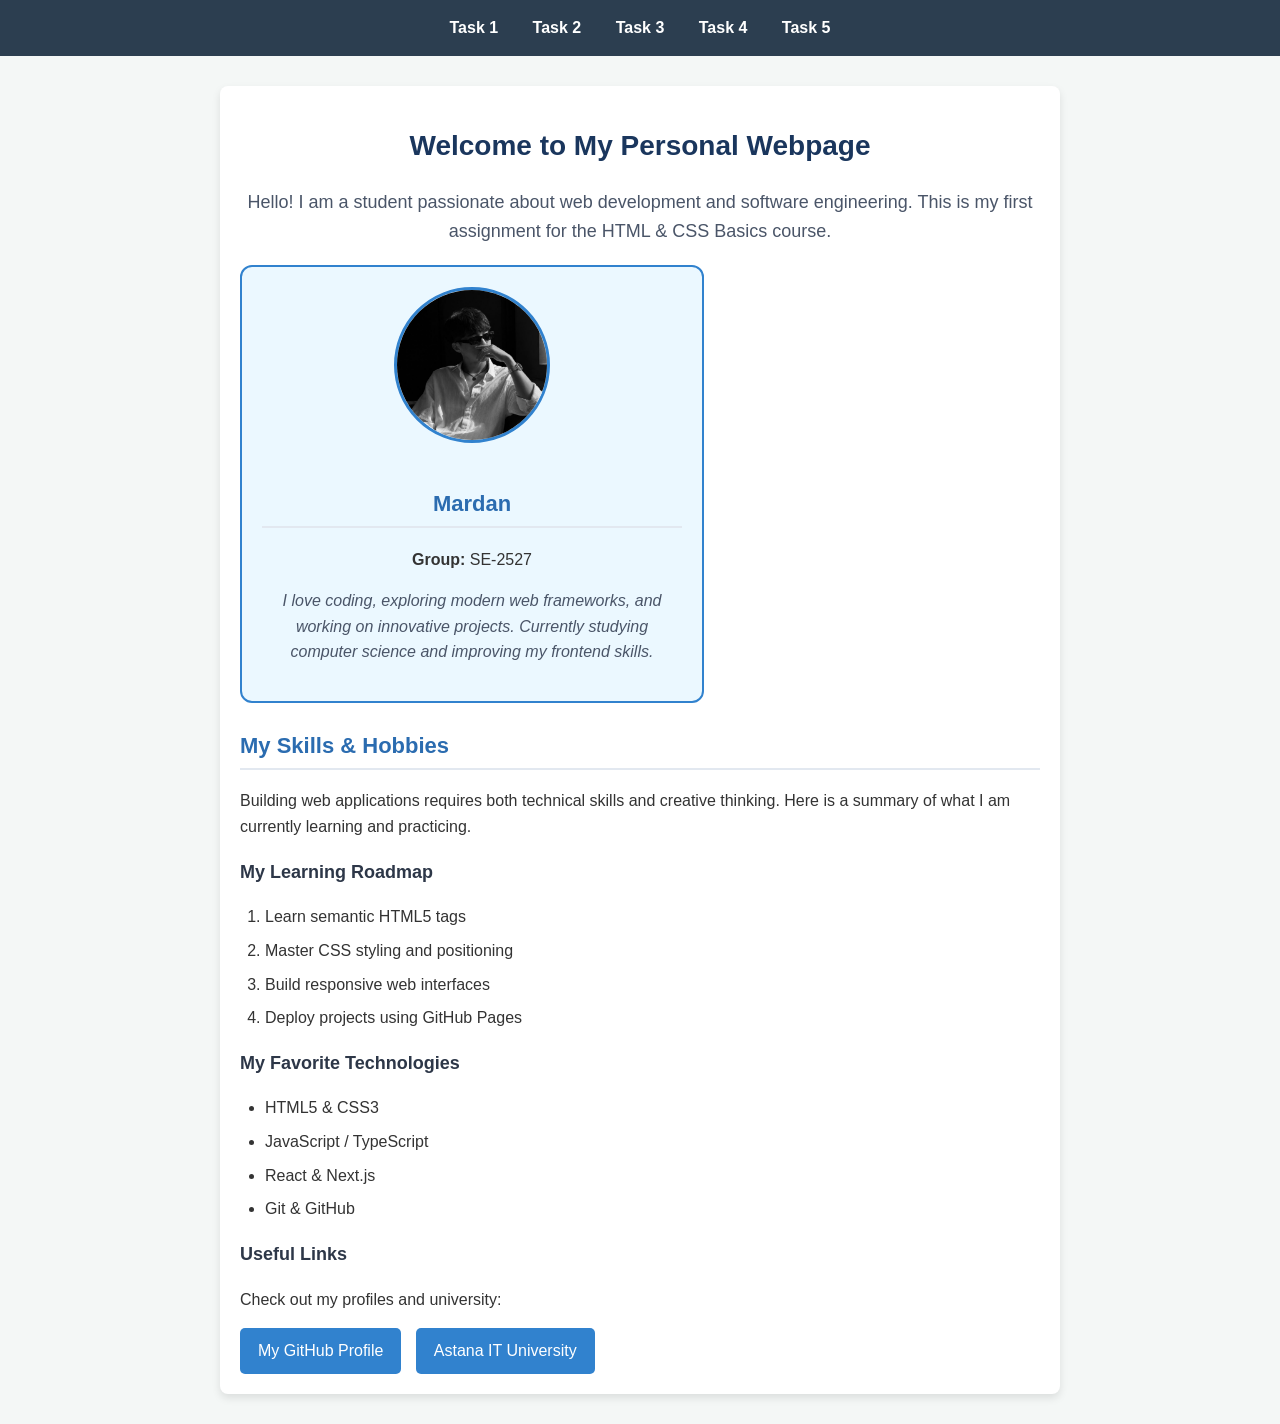
<file: index.html>
<!DOCTYPE html>
<html lang="en">
<head>
    <meta charset="UTF-8">
    <meta name="viewport" content="width=device-width, initial-scale=1.0">
    <title>Task 1 - Personal Page</title>
    <link rel="stylesheet" href="task1.css">
</head>
<body>
    <nav class="navbar" aria-label="Main navigation">
        <a href="index.html" class="active">Task 1</a>
        <a href="task2.html">Task 2</a>
        <a href="task3.html">Task 3</a>
        <a href="task4.html">Task 4</a>
        <a href="task5.html">Task 5</a>
    </nav>
    <main class="container">
        <h1>Welcome to My Personal Webpage</h1>
        <p class="intro-text">Hello! I am a student passionate about web development and software engineering. This is my first assignment for the HTML &amp; CSS Basics course.</p>
        <section id="profile-card" aria-labelledby="profile-name">
            <img id="prof" src="images/profile.jpg" alt="Illustrated profile picture of Mardan" class="profile-img">
            <h2 id="profile-name">Mardan</h2>
            <p><strong>Group:</strong> SE-2527</p>
            <p class="description">I love coding, exploring modern web frameworks, and working on innovative projects. Currently studying computer science and improving my frontend skills.</p>
        </section>
        <h2>My Skills & Hobbies</h2>
        <p>Building web applications requires both technical skills and creative thinking. Here is a summary of what I am currently learning and practicing.</p>
        <h3>My Learning Roadmap</h3>
        <ol class="custom-ol">
            <li>Learn semantic HTML5 tags</li>
            <li>Master CSS styling and positioning</li>
            <li>Build responsive web interfaces</li>
            <li>Deploy projects using GitHub Pages</li>
        </ol>
        <h3>My Favorite Technologies</h3>
        <ul>
            <li>HTML5 & CSS3</li>
            <li>JavaScript / TypeScript</li>
            <li>React & Next.js</li>
            <li>Git & GitHub</li>
        </ul>
        <h3>Useful Links</h3>
        <p>Check out my profiles and university:</p>
        <div class="links-container">
            <a href="https://github.com/Mardan7/focusly" target="_blank" rel="noopener noreferrer" class="external-link">My GitHub Profile</a>
            <a href="https://astanait.edu.kz/" target="_blank" rel="noopener noreferrer" class="external-link">Astana IT University</a>
        </div>
    </main>
</body>
</html>
</file>
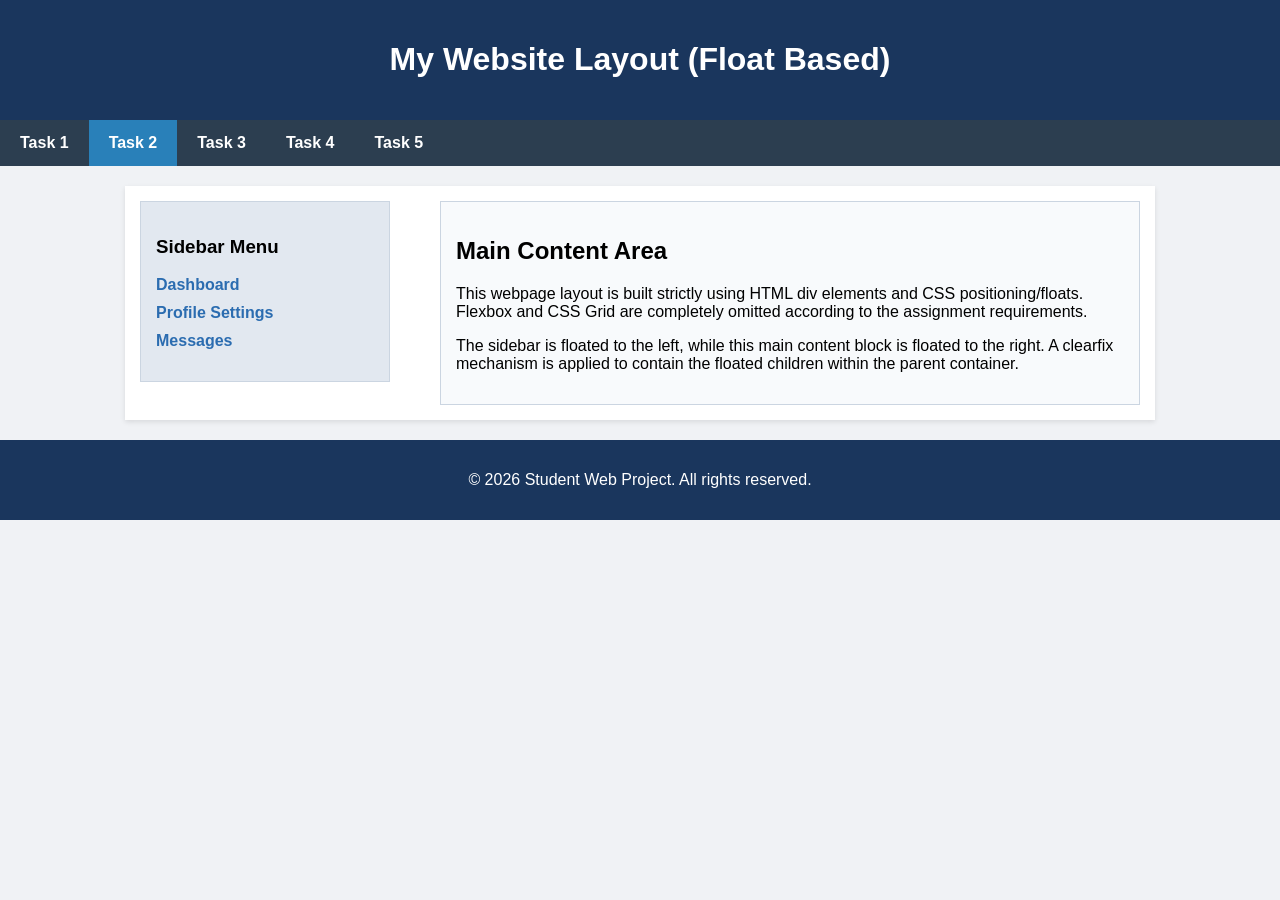
<file: task2.html>
<!DOCTYPE html>
<html lang="en">
<head>
    <meta charset="UTF-8">
    <meta name="viewport" content="width=device-width, initial-scale=1.0">
    <title>Task 2 - Float Layout</title>
    <link rel="stylesheet" href="task2.css">
</head>
<body>

   
    <div class="header">
        <h1>My Website Layout (Float Based)</h1>
    </div>

    <div class="navbar">
        <a href="index.html">Task 1</a>
        <a href="task2.html" class="active">Task 2</a>
        <a href="task3.html">Task 3</a>
        <a href="task4.html">Task 4</a>
        <a href="task5.html">Task 5</a>
    </div>

    <div class="main-container">
        <!-- Sidebar Menu (Left) -->
        <div class="sidebar">
            <h3>Sidebar Menu</h3>
            <ul>
                <li><a href="#">Dashboard</a></li>
                <li><a href="#">Profile Settings</a></li>
                <li><a href="#">Messages</a></li>
            </ul>
        </div>

        <div class="content">
            <h2>Main Content Area</h2>
            <p>
                This webpage layout is built strictly using HTML div elements and CSS positioning/floats. 
                Flexbox and CSS Grid are completely omitted according to the assignment requirements.
            </p>
            <p>
                The sidebar is floated to the left, while this main content block is floated to the right. 
                A clearfix mechanism is applied to contain the floated children within the parent container.
            </p>
        </div>

        
        <div class="clear"></div>
    </div>

   
    <div class="footer">
        <p>&copy; 2026 Student Web Project. All rights reserved.</p>
    </div>

</body>
</html>
</file>
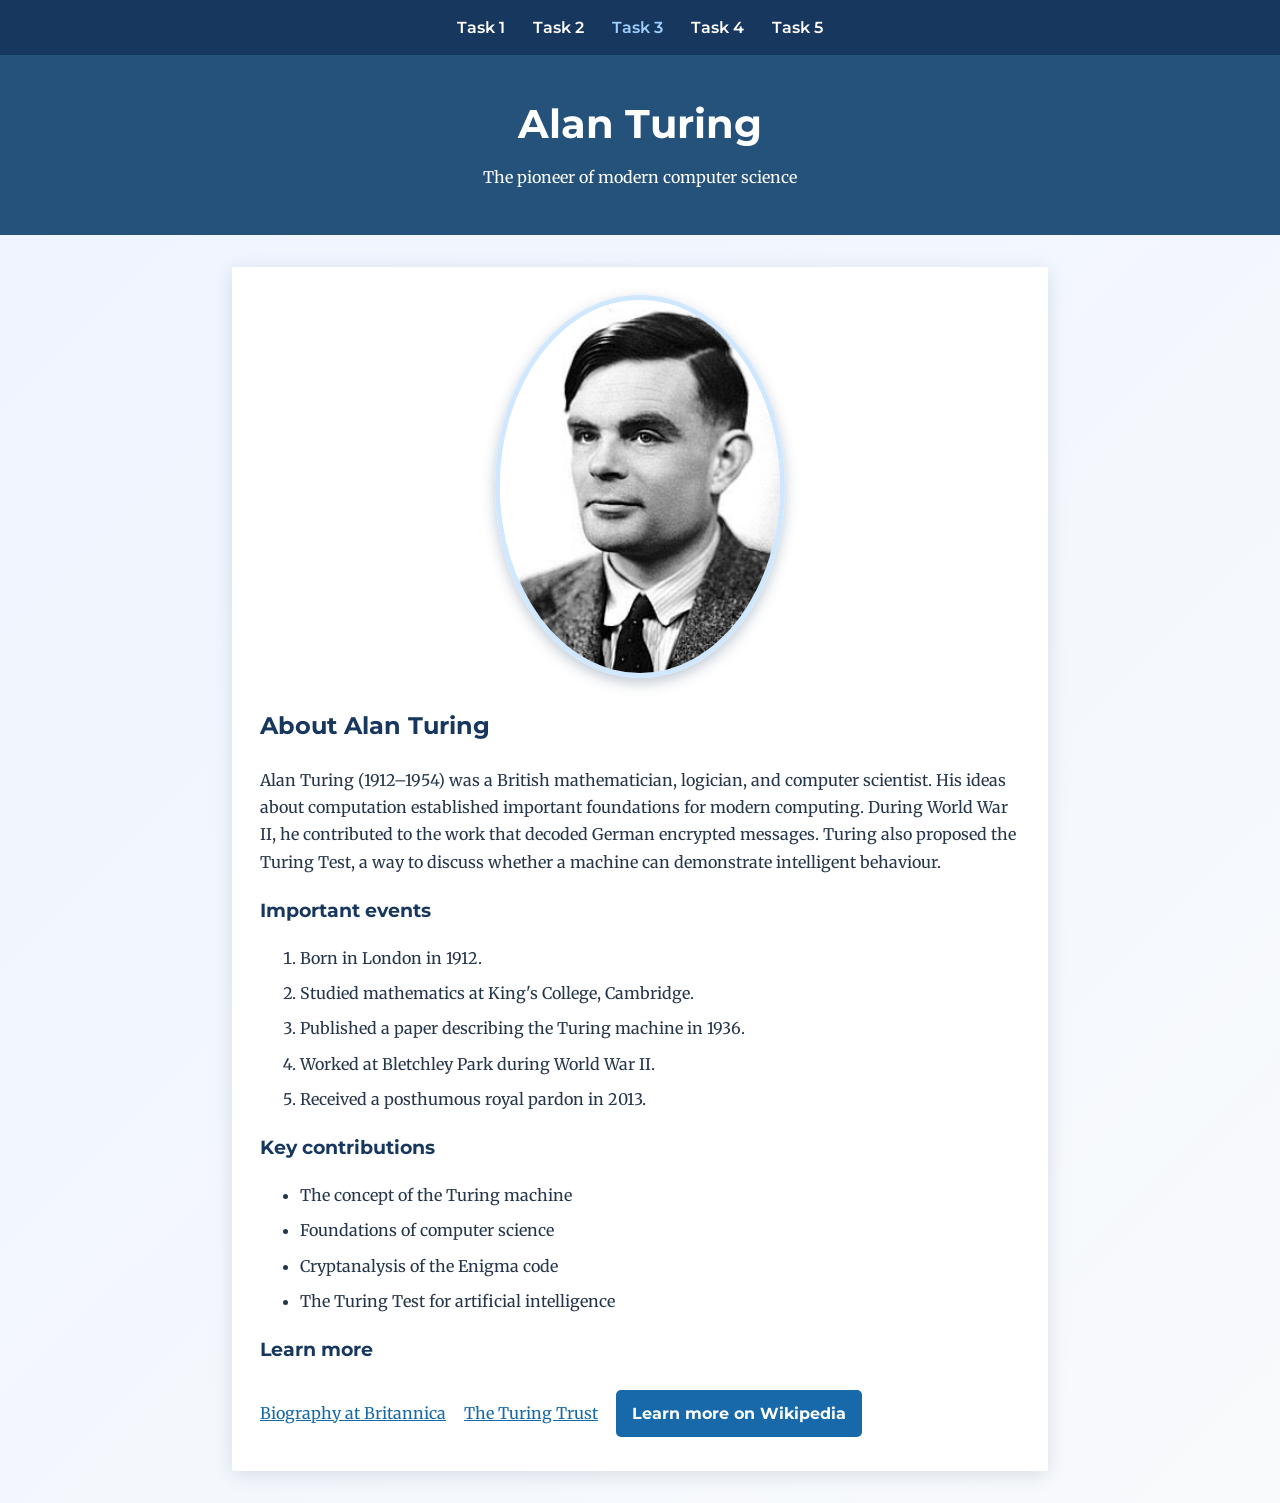
<file: task3.html>
<!DOCTYPE html>
<html lang="en">
<head>
    <meta charset="UTF-8"><meta name="viewport" content="width=device-width, initial-scale=1.0">
    <title>Task 3 - Tribute to Alan Turing</title>
    <link rel="preconnect" href="https://fonts.googleapis.com"><link rel="preconnect" href="https://fonts.gstatic.com" crossorigin>
    <link href="https://fonts.googleapis.com/css2?family=Merriweather:wght@400;700&family=Montserrat:wght@400;600;700&display=swap" rel="stylesheet">
    <link rel="stylesheet" href="task3.css">
</head>
<body>
    <nav class="navbar" aria-label="Main navigation">
        <a href="index.html">Task 1</a>
        <a href="task2.html">Task 2</a>
        <a href="task3.html" class="active">Task 3</a>
        <a href="task4.html">Task 4</a>
        <a href="task5.html">Task 5</a>
    </nav>
    <header class="hero"><h1>Alan Turing</h1><p>The pioneer of modern computer science</p></header>
    <main class="content">
        <img src="images.jpg" alt="Illustrated portrait of Alan Turing" class="portrait">
        <section><h2>About Alan Turing</h2>
            <p>Alan Turing (1912–1954) was a British mathematician, logician, and computer scientist. His ideas about computation established important foundations for modern computing. During World War II, he contributed to the work that decoded German encrypted messages. Turing also proposed the Turing Test, a way to discuss whether a machine can demonstrate intelligent behaviour.</p></section>
        <section>
            <h3>Important events</h3>
            <ol>
                <li>Born in London in 1912.</li>
                <li>Studied mathematics at King's College, Cambridge.</li>
                <li>Published a paper describing the Turing machine in 1936.</li>
                <li>Worked at Bletchley Park during World War II.</li>
                <li>Received a posthumous royal pardon in 2013.</li>
            </ol>
        </section>
        <section>
            <h3>Key contributions</h3>
            <ul>
                <li>The concept of the Turing machine</li>
                <li>Foundations of computer science</li>
                <li>Cryptanalysis of the Enigma code</li>
                <li>The Turing Test for artificial intelligence</li>
            </ul>
        </section>
        <section class="learn-more">
            <h3>Learn more</h3>
            <a href="https://www.britannica.com/biography/Alan-Turing" target="_blank" rel="noopener noreferrer">Biography at Britannica</a>
            <a href="https://www.turing.org.uk/" target="_blank" rel="noopener noreferrer">The Turing Trust</a>
            <a class="btn" href="https://en.wikipedia.org/wiki/Alan_Turing" target="_blank" rel="noopener noreferrer">Learn more on Wikipedia</a></section>
    </main>
</body>
</html>
</file>
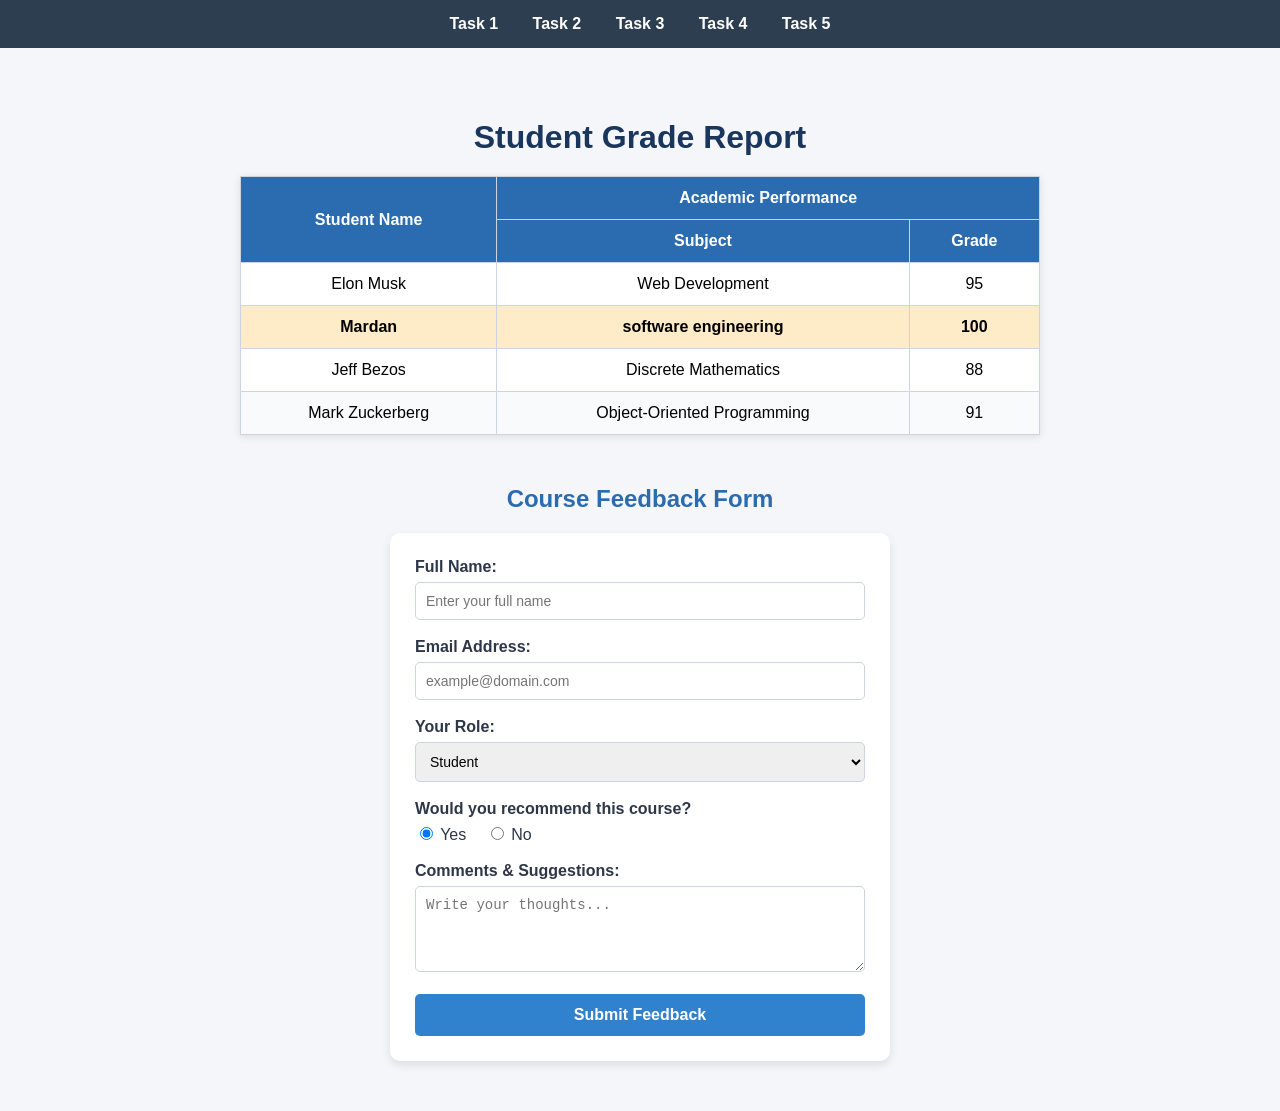
<file: task4.html>
<!DOCTYPE html>
<html lang="en">
<head>
    <meta charset="UTF-8">
    <meta name="viewport" content="width=device-width, initial-scale=1.0">
    <title>Task 4 - Table & Form</title>
    <link rel="stylesheet" href="task4.css">
</head>
<body>

    <nav class="navbar">
        <a href="index.html">Task 1</a>
        <a href="task2.html">Task 2</a>
        <a href="task3.html">Task 3</a>
        <a href="task4.html" class="active">Task 4</a>
        <a href="task5.html">Task 5</a>
    </nav>

    <div class="container">
        <h1 id="table-heading">Student Grade Report</h1>

        <table class="styled-table">
            <thead>
                <tr>
                    <th rowspan="2">Student Name</th>
                    <th colspan="2">Academic Performance</th>
                </tr>
                <tr>
                    <th>Subject</th>
                    <th>Grade</th>
                </tr>
            </thead>
            <tbody>
                <tr>
                    <td>Elon Musk</td>
                    <td>Web Development</td>
                    <td>95</td>
                </tr>
                <tr class="highlight-row">
                    <td>Mardan</td>
                    <td>software engineering</td>
                    <td>100</td>
                </tr>
                <tr>
                    <td>Jeff Bezos</td>
                    <td>Discrete Mathematics</td>
                    <td>88</td>
                </tr>
                <tr>
                    <td>Mark Zuckerberg</td>
                    <td>Object-Oriented Programming</td>
                    <td>91</td>
                </tr>
            </tbody>
        </table>

        <h2 class="form-title">Course Feedback Form</h2>

        <form id="feedback-form">
            <div class="form-group">
                <label for="fullname">Full Name:</label>
                <input type="text" id="fullname" name="fullname" placeholder="Enter your full name" required>
            </div>

            <div class="form-group">
                <label for="email">Email Address:</label>
                <input type="email" id="email" name="email" placeholder="example@domain.com" required>
            </div>

            <div class="form-group">
                <label for="role">Your Role:</label>
                <select id="role" name="role">
                    <option value="student">Student</option>
                    <option value="teacher">Teacher</option>
                    <option value="other">Other</option>
                </select>
            </div>

            <div class="form-group">
                <label>Would you recommend this course?</label>
                <div class="radio-group">
                    <label><input type="radio" name="recommend" value="yes" checked> Yes</label>
                    <label><input type="radio" name="recommend" value="no"> No</label>
                </div>
            </div>

            <div class="form-group">
                <label for="comments">Comments & Suggestions:</label>
                <textarea id="comments" name="comments" rows="4" placeholder="Write your thoughts..."></textarea>
            </div>

            <button type="submit" class="submit-btn">Submit Feedback</button>
        </form>
    </div>

</body>
</html>
</file>
<file: task1.css>
body {
    background-color: #f4f7f6; 
    font-family: 'Segoe UI', Tahoma, Geneva, Verdana, sans-serif; 
    color: #333333; 
    margin: 0;
    padding: 0;
    line-height: 1.6;
}


.navbar {
    background-color: #2c3e50;
    padding: 15px;
    text-align: center;
}

.navbar a {
    color: #ffffff;
    text-decoration: none;
    margin: 0 15px;
    font-weight: bold;
    font-size: 16px;
}

.navbar a:hover {
    color: #3498db;
}


.container {
    max-width: 800px;
    margin: 30px auto;
    padding: 20px;
    background-color: #ffffff;
    border-radius: 8px;
    box-shadow: 0 4px 8px rgba(0, 0, 0, 0.1);
}


h1 {
    color: #1a365d;
    font-size: 28px;
    text-align: center;
}

h2 {
    color: #2b6cb0;
    font-size: 22px;
    border-bottom: 2px solid #e2e8f0;
    padding-bottom: 5px;
    margin-top: 25px;
}

h3 {
    color: #2d3748;
    font-size: 18px;
}


#profile-card {
    background-color: #ebf8ff;
    border: 2px solid #3182ce;
    padding: 20px; 
    margin: 20px 0;
    max-width: 420px;
    border-radius: 12px;
    text-align: center;
}

.profile-img {
    width: 150px;
    height: 150px;
    object-fit: cover;
}


.profile-img {
    max-width: 150px; 
    border-radius: 50%; 
    border: 3px solid #3182ce;
    margin-bottom: 10px;
}

.intro-text {
    font-size: 18px;
    color: #4a5568;
    text-align: center;
}

.description {
    font-style: italic;
    color: #4a5568;
}


ol, ul {
    padding-left: 25px;
}

li {
    margin-bottom: 8px;
}


.links-container {
    margin-top: 15px;
}

.external-link {
    display: inline-block;
    color: #ffffff;
    background-color: #3182ce;
    padding: 10px 18px;
    text-decoration: none;
    border-radius: 5px;
    margin-right: 10px;
    transition: background-color 0.3s ease;
}


.external-link:hover {
    background-color: #2b6cb0;
    text-decoration: underline;
}
</file>
<file: task2.css>
body {
    margin: 0;
    padding: 0;
    font-family: Arial, sans-serif;
    background-color: #f0f2f5;
}


.header {
    background-color: #1a365d;
    color: #ffffff;
    padding: 20px;
    text-align: center;
}


.navbar {
    background-color: #2c3e50;
    overflow: hidden;
}

.navbar a {
    float: left;
    display: block;
    color: #ffffff;
    text-align: center;
    padding: 14px 20px;
    text-decoration: none;
    font-weight: bold;
}

.navbar a:hover {
    background-color: #34495e;
    color: #3498db;
}

.navbar a.active {
    background-color: #2980b9;
}


.main-container {
    width: 90%;
    max-width: 1000px;
    margin: 20px auto;
    background-color: #ffffff;
    padding: 15px;
    box-shadow: 0 2px 5px rgba(0,0,0,0.1);
}


.sidebar {
    float: left;
    width: 25%;
    background-color: #e2e8f0;
    padding: 15px;
    box-sizing: border-box;
    border: 1px solid #cbd5e1;
}

.sidebar ul {
    list-style-type: none;
    padding: 0;
}

.sidebar li {
    margin-bottom: 10px;
}

.sidebar a {
    color: #2b6cb0;
    text-decoration: none;
    font-weight: bold;
}

.sidebar a:hover {
    text-decoration: underline;
}

/* Float Content to Right */
.content {
    float: right;
    width: 70%;
    background-color: #f8fafc;
    padding: 15px;
    box-sizing: border-box;
    border: 1px solid #cbd5e1;
}


.clear {
    clear: both;
}

/* Footer */
.footer {
    background-color: #1a365d;
    color: #ffffff;
    text-align: center;
    padding: 15px;
    margin-top: 20px;
}
</file>
<file: task3.css>
body { margin: 0; background: linear-gradient(135deg, #eef4ff, #f8fafc); color: #26364a; font-family: Merriweather, Georgia, serif; line-height: 1.7; }
.navbar { padding: 14px; text-align: center; background: #17375e; font-family: Montserrat, Arial, sans-serif; }.navbar a { color: #fff; margin: 0 12px; text-decoration: none; font-weight: 600; }.navbar a:hover, .navbar .active { color: #9ed0ff; }
.hero { padding: 44px 20px; text-align: center; background: #24527a; color: #fff; }.hero h1 { margin: 0; font: 700 2.5rem Montserrat, Arial, sans-serif; }.hero p { margin-bottom: 0; }
.content { max-width: 760px; margin: 32px auto; padding: 28px; background: #fff; box-shadow: 0 4px 18px #17375e22; }.portrait { display: block; width: 100%; max-width: 280px; margin: 0 auto 28px; border: 5px solid #cfe8ff; border-radius: 50%; box-shadow: 0 5px 14px #17375e44; }
h2, h3 { font-family: Montserrat, Arial, sans-serif; color: #17375e; } li { margin-bottom: 8px; } a { color: #1769aa; }.learn-more a { display: inline-block; margin: 6px 14px 6px 0; }.btn { padding: 10px 16px; border-radius: 5px; background: #1769aa; color: #fff; font-family: Montserrat, Arial, sans-serif; font-weight: 700; text-decoration: none; }.btn:hover { background: #0f4d7d; }
@media (max-width: 560px) { .navbar a { display: inline-block; margin: 5px 8px; }.content { margin: 16px; padding: 20px; } }
</file>
<file: task4.css>
body {
    background-color: #f4f6f9;
    font-family: 'Segoe UI', Tahoma, Geneva, Verdana, sans-serif;
    margin: 0;
    padding: 0;
}


.navbar {
    background-color: #2c3e50;
    padding: 15px;
    text-align: center;
}

.navbar a {
    color: #ffffff;
    text-decoration: none;
    margin: 0 15px;
    font-weight: bold;
}

.navbar a:hover {
    color: #3498db;
}


.container {
    max-width: 800px;
    margin: 30px auto;
    padding: 20px;
}


#table-heading {
    color: #1a365d;
    text-align: center;
    margin-bottom: 20px;
}

.form-title {
    color: #2b6cb0;
    text-align: center;
    margin-top: 50px;
}


.styled-table {
    width: 100%;
    border-collapse: collapse;
    margin-bottom: 40px;
    background-color: #ffffff;
    box-shadow: 0 2px 8px rgba(0,0,0,0.1);
}

.styled-table th, .styled-table td {
    border: 1px solid #cbd5e1;
    padding: 12px 15px;
    text-align: center;
}

.styled-table thead tr {
    background-color: #2b6cb0;
    color: #ffffff;
}


.styled-table tbody tr:nth-child(even) {
    background-color: #f8fafc;
}


.highlight-row {
    background-color: #feebc8 !important;
    font-weight: bold;
}


#feedback-form {
    width: 100%;
    max-width: 500px;
    margin: 0 auto;
    background-color: #ffffff;
    padding: 25px;
    border-radius: 10px;
    box-shadow: 0 4px 10px rgba(0,0,0,0.1);
    box-sizing: border-box;
}

.form-group {
    margin-bottom: 18px;
}

.form-group label {
    display: block;
    font-weight: bold;
    margin-bottom: 6px;
    color: #2d3748;
}

.form-group input[type="text"],
.form-group input[type="email"],
.form-group select,
.form-group textarea {
    width: 100%;
    padding: 10px;
    border: 1px solid #cbd5e1;
    border-radius: 5px;
    box-sizing: border-box;
    font-size: 14px;
}

.radio-group label {
    display: inline;
    font-weight: normal;
    margin-right: 15px;
}


.submit-btn {
    width: 100%;
    background-color: #3182ce;
    color: #ffffff;
    padding: 12px;
    border: none;
    border-radius: 5px;
    font-size: 16px;
    font-weight: bold;
    cursor: pointer;
    transition: background-color 0.3s ease;
}

.submit-btn:hover {
    background-color: #2b6cb0;
}
</file>
